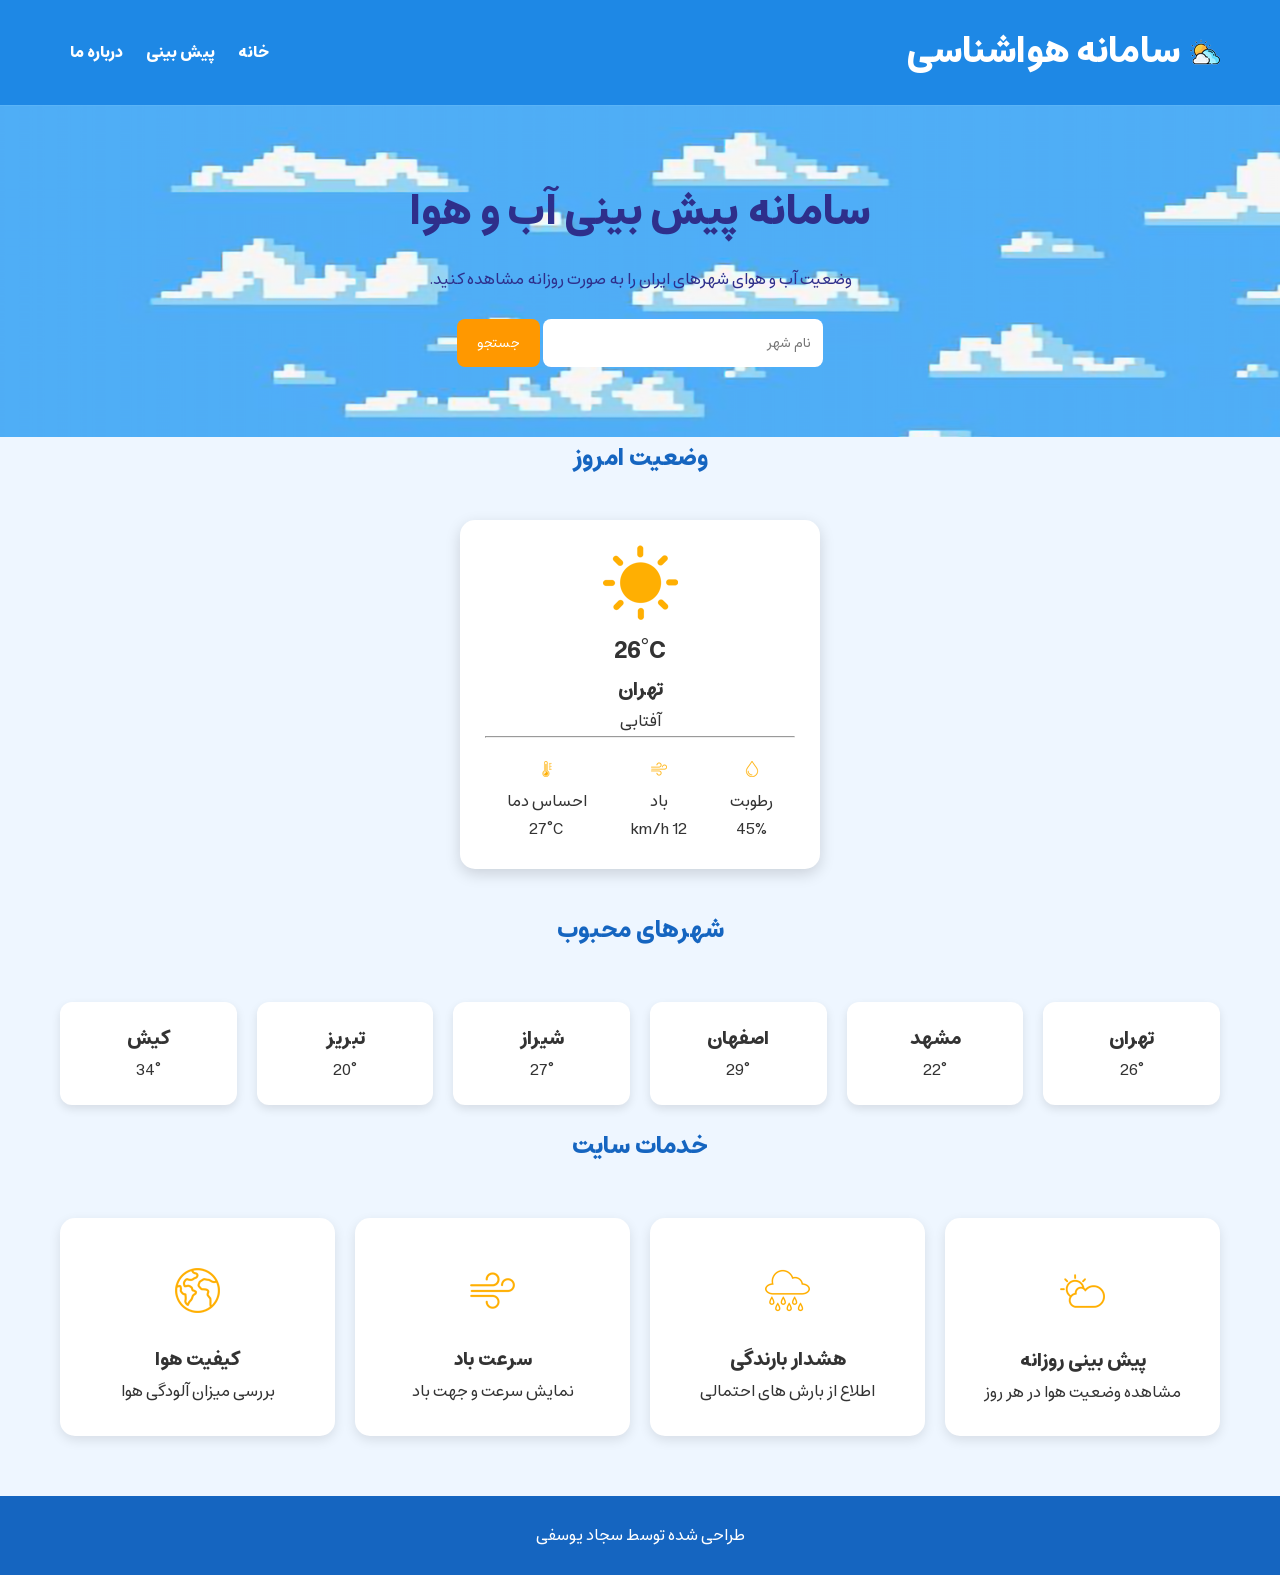
<file: index.html>
<!doctype html>
<html lang="fa" dir="rtl">
  <head>
    <meta charset="UTF-8" />
    <meta name="viewport" content="width=device-width, initial-scale=1.0" />
    <title>سامانه هواشناسی</title>

    <link rel="stylesheet" href="style.css" />
  </head>

  <body>
    <header>
      <div class="logo">
        <img src="weather-icon.png" alt="" />
        <h2>سامانه هواشناسی</h2>
      </div>

      <nav>
        <a href="index.html">خانه</a>
        <a href="forecast.html">پیش بینی</a>
        <a href="about.html">درباره ما</a>
      </nav>
    </header>

    <section class="hero">
      <h1>سامانه پیش بینی آب و هوا</h1>

      <p>وضعیت آب و هوای شهرهای ایران را به صورت روزانه مشاهده کنید.</p>

      <form>
        <input type="text" placeholder="نام شهر" />

        <button>جستجو</button>
      </form>
    </section>

    <section class="today">
      <h2>وضعیت امروز</h2>

      <div class="weather-card">
        <img src="sun.png" class="m-icon" alt="" />
        <h1>26°C</h1>

        <h3>تهران</h3>

        <p>آفتابی</p>

        <hr />

        <div class="details">
          <div>
            <img src="drop-water.png" class="m-icon" alt="" />
            <p>رطوبت</p>
            <span>45%</span>
          </div>

          <div>
            <img src="wind.png" class="m-icon" alt="" />
            <p>باد</p>
            <span>12 km/h</span>
          </div>

          <div>
            <img src="thermometr.png" class="m-icon" alt="" />
            <p>احساس دما</p>
            <span>27°C</span>
          </div>
        </div>
      </div>
    </section>

    <section class="cities">
      <h2>شهرهای محبوب</h2>

      <div class="city-container">
        <div class="city-card">
          <h3>تهران</h3>
          <p>26°</p>
        </div>

        <div class="city-card">
          <h3>مشهد</h3>
          <p>22°</p>
        </div>

        <div class="city-card">
          <h3>اصفهان</h3>
          <p>29°</p>
        </div>

        <div class="city-card">
          <h3>شیراز</h3>
          <p>27°</p>
        </div>

        <div class="city-card">
          <h3>تبریز</h3>
          <p>20°</p>
        </div>

        <div class="city-card">
          <h3>کیش</h3>
          <p>34°</p>
        </div>
      </div>
    </section>

    <section class="services">
      <h2>خدمات سایت</h2>

      <div class="service-container">
        <div class="service">
          <img src="sun-cloudy.png" class="icons" alt="" />
          <h3>پیش بینی روزانه</h3>

          <p>مشاهده وضعیت هوا در هر روز</p>
        </div>

        <div class="service">
          <img src="rainy.png" class="icons" alt="" />
          <h3>هشدار بارندگی</h3>

          <p>اطلاع از بارش های احتمالی</p>
        </div>

        <div class="service">
          <img src="big-wind-icon.png" class="icons" alt="" />
          <h3>سرعت باد</h3>

          <p>نمایش سرعت و جهت باد</p>
        </div>

        <div class="service">
          <img src="earth.png" class="icons" />
          <h3>کیفیت هوا</h3>

          <p>بررسی میزان آلودگی هوا</p>
        </div>
      </div>
    </section>

    <footer>
      <p>طراحی شده توسط سجاد یوسفی</p>
    </footer>
  </body>
</html>
</file>
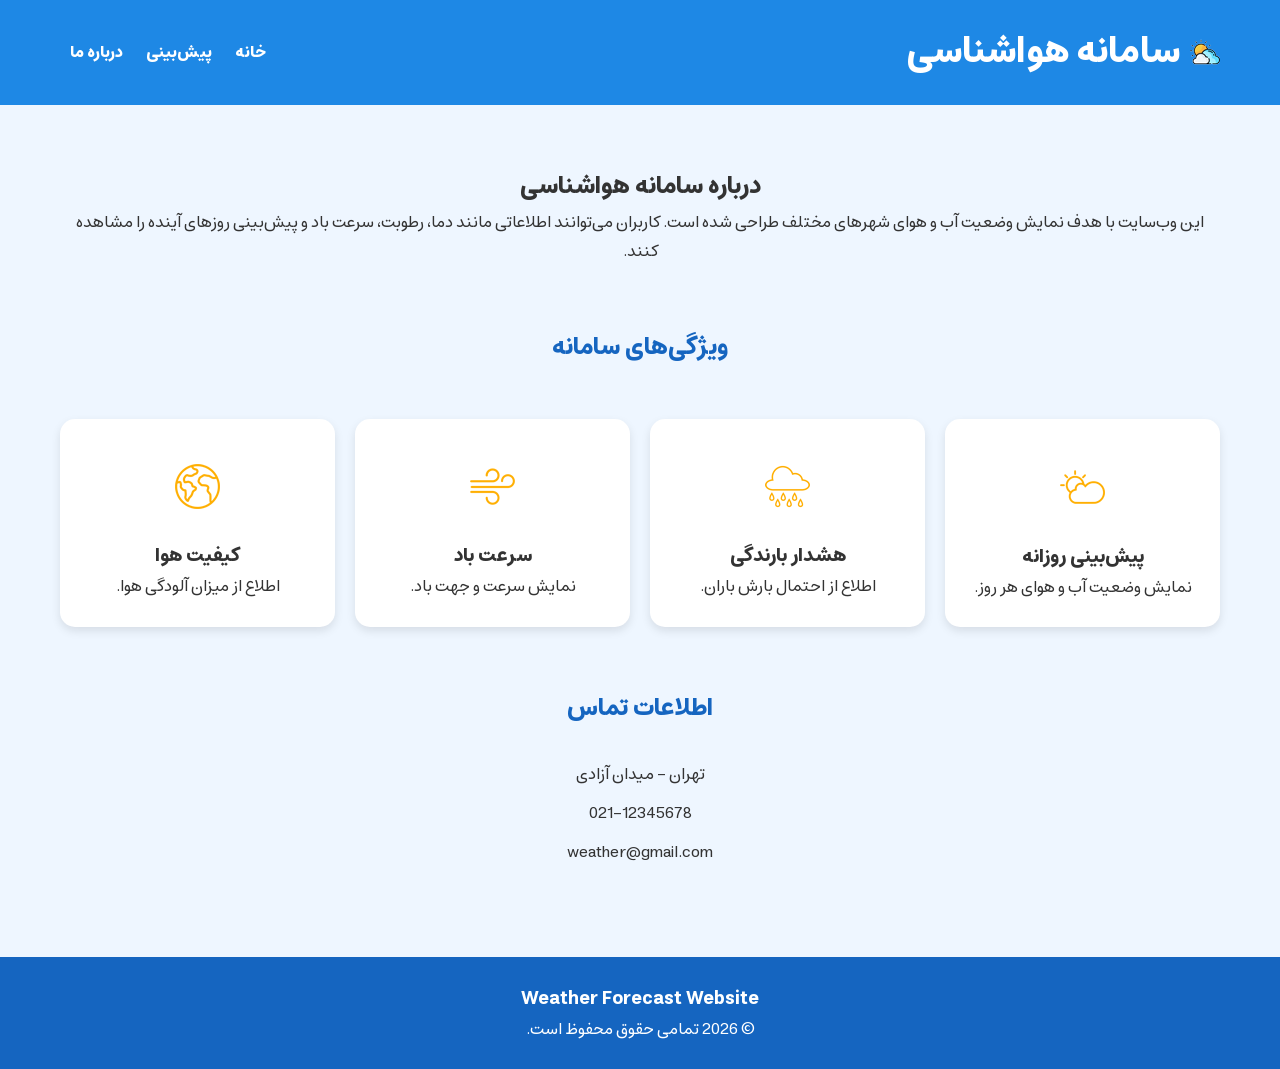
<file: about.html>
<!doctype html>
<html lang="fa" dir="rtl">
  <head>
    <meta charset="UTF-8" />
    <meta name="viewport" content="width=device-width, initial-scale=1.0" />
    <title>درباره ما</title>

    <link rel="stylesheet" href="style.css" />
  </head>

  <body>
    <header>
      <div class="logo">
        <img src="weather-icon.png" alt="" />
        <h2>سامانه هواشناسی</h2>
      </div>

      <nav>
        <a href="index.html">خانه</a>
        <a href="forecast.html">پیش‌بینی</a>
        <a href="about.html">درباره ما</a>
      </nav>
    </header>

    <section class="about">
      <h1>درباره سامانه هواشناسی</h1>

      <p>
        این وب‌سایت با هدف نمایش وضعیت آب و هوای شهرهای مختلف طراحی شده است.
        کاربران می‌توانند اطلاعاتی مانند دما، رطوبت، سرعت باد و پیش‌بینی روزهای
        آینده را مشاهده کنند.
      </p>
    </section>

    <section class="features">
      <h2>ویژگی‌های سامانه</h2>

      <div class="feature-container">
        <div class="feature">
          <img src="sun-cloudy.png" alt="" class="icons" />
          <h3>پیش‌بینی روزانه</h3>
          <p>نمایش وضعیت آب و هوای هر روز.</p>
        </div>

        <div class="feature">
          <img src="rainy.png" alt="" class="icons" />
          <h3>هشدار بارندگی</h3>
          <p>اطلاع از احتمال بارش باران.</p>
        </div>

        <div class="feature">
          <img src="big-wind-icon.png" alt="" class="icons" />
          <h3>سرعت باد</h3>
          <p>نمایش سرعت و جهت باد.</p>
        </div>

        <div class="feature">
          <img src="earth.png" alt="" class="icons" />
          <h3>کیفیت هوا</h3>
          <p>اطلاع از میزان آلودگی هوا.</p>
        </div>
      </div>
    </section>

    <section class="team"></section>

    <section class="contact-info">
      <h2>اطلاعات تماس</h2>

      <p>تهران - میدان آزادی</p>

      <p>021-12345678</p>

      <p>weather@gmail.com</p>
    </section>

    <footer>
      <h3>Weather Forecast Website</h3>

      <p>© 2026 تمامی حقوق محفوظ است.</p>
    </footer>
  </body>
</html>
</file>
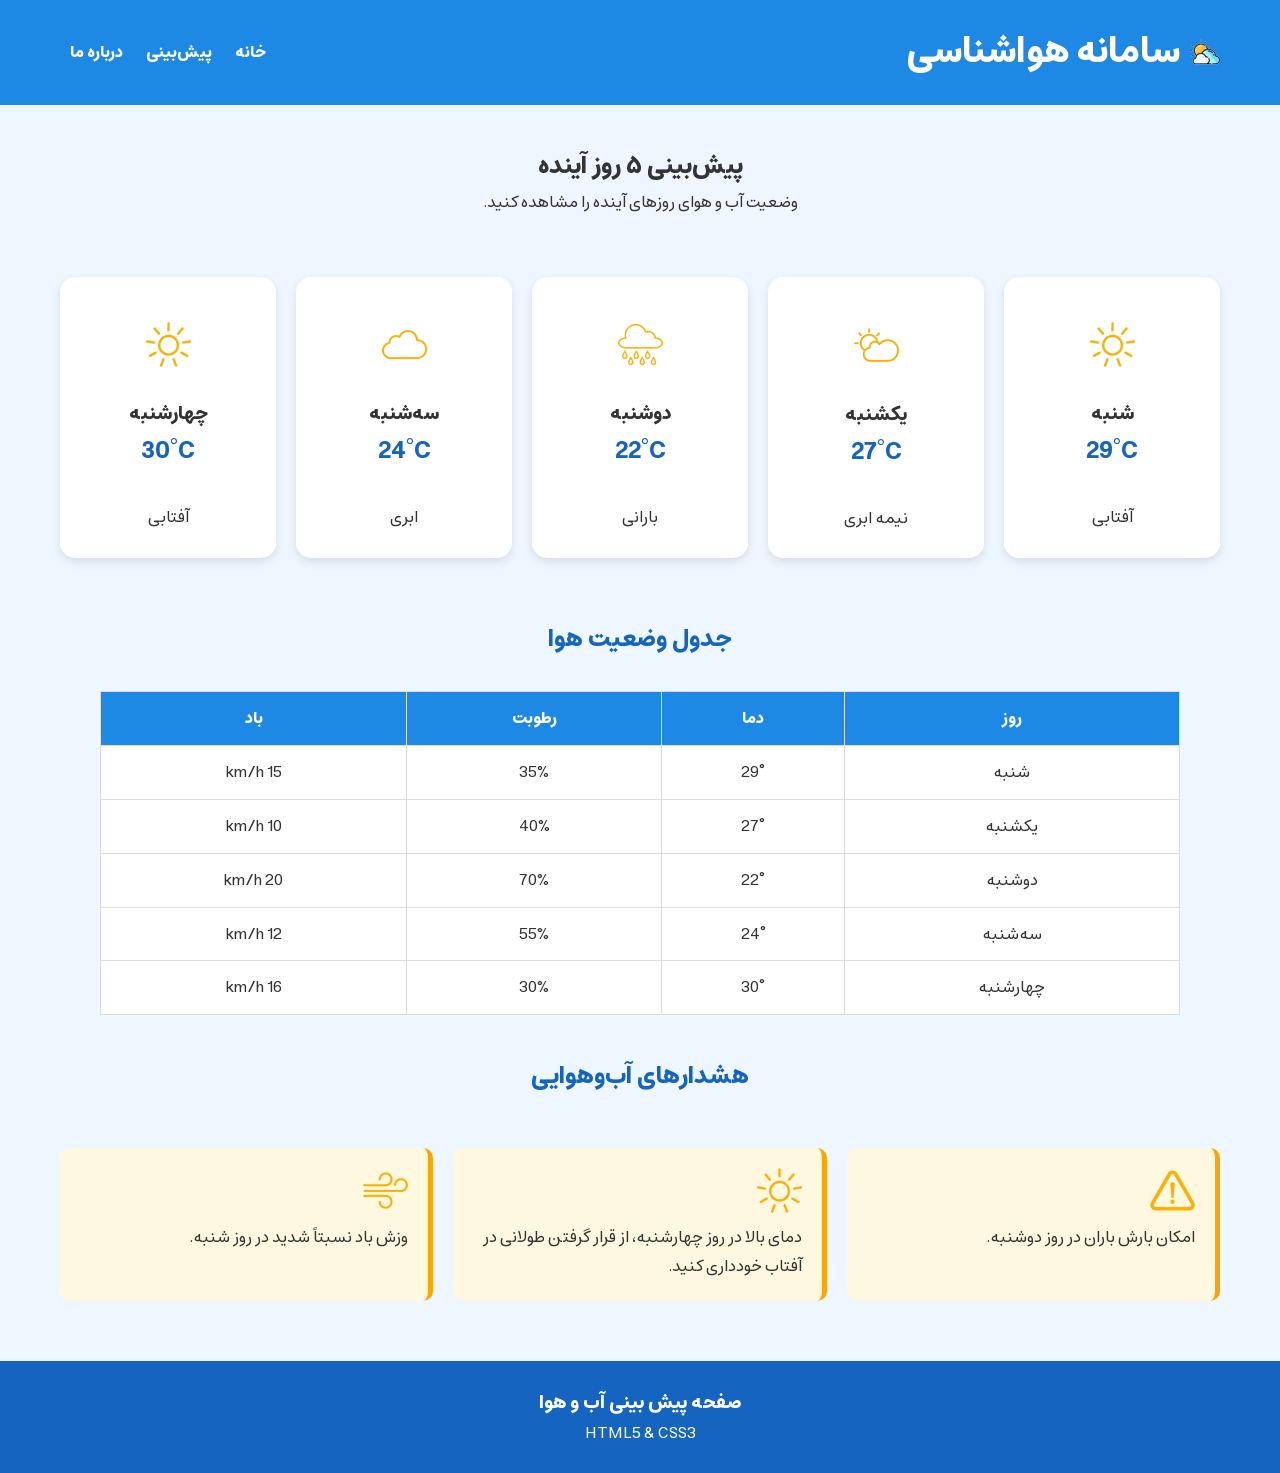
<file: forecast.html>
<!doctype html>
<html lang="fa" dir="rtl">
  <head>
    <meta charset="UTF-8" />
    <meta name="viewport" content="width=device-width, initial-scale=1.0" />
    <title>پیش‌بینی آب و هوا</title>

    <link rel="stylesheet" href="style.css" />
  </head>

  <body>
    <header>
      <div class="logo">
        <img src="weather-icon.png" alt="" />
        <h2>سامانه هواشناسی</h2>
      </div>

      <nav>
        <a href="index.html">خانه</a>
        <a href="forecast.html">پیش‌بینی</a>
        <a href="about.html">درباره ما</a>
      </nav>
    </header>

    <section class="forecast-title">
      <h1>پیش‌بینی ۵ روز آینده</h1>

      <p>وضعیت آب و هوای روزهای آینده را مشاهده کنید.</p>
    </section>

    <section class="forecast-container">
      <div class="forecast-card">
        <img src="sunset.png" alt="" class="icons" />
        <h3>شنبه</h3>
        <h2>29°C</h2>
        <p>آفتابی</p>
      </div>

      <div class="forecast-card">
        <img src="sun-cloudy.png" alt="" class="icons" />
        <h3>یکشنبه</h3>
        <h2>27°C</h2>
        <p>نیمه ابری</p>
      </div>

      <div class="forecast-card">
        <img src="rainy.png" alt="" class="icons" />
        <h3>دوشنبه</h3>
        <h2>22°C</h2>
        <p>بارانی</p>
      </div>

      <div class="forecast-card">
        <img src="cloud.png" alt="" class="icons" />
        <h3>سه‌شنبه</h3>
        <h2>24°C</h2>
        <p>ابری</p>
      </div>

      <div class="forecast-card">
        <img src="sunset.png" alt="" class="icons" />
        <h3>چهارشنبه</h3>
        <h2>30°C</h2>
        <p>آفتابی</p>
      </div>
    </section>

    <section class="table-section">
      <h2>جدول وضعیت هوا</h2>

      <table>
        <tr>
          <th>روز</th>
          <th>دما</th>
          <th>رطوبت</th>
          <th>باد</th>
        </tr>

        <tr>
          <td>شنبه</td>
          <td>29°</td>
          <td>35%</td>
          <td>15 km/h</td>
        </tr>

        <tr>
          <td>یکشنبه</td>
          <td>27°</td>
          <td>40%</td>
          <td>10 km/h</td>
        </tr>

        <tr>
          <td>دوشنبه</td>
          <td>22°</td>
          <td>70%</td>
          <td>20 km/h</td>
        </tr>

        <tr>
          <td>سه‌شنبه</td>
          <td>24°</td>
          <td>55%</td>
          <td>12 km/h</td>
        </tr>

        <tr>
          <td>چهارشنبه</td>
          <td>30°</td>
          <td>30%</td>
          <td>16 km/h</td>
        </tr>
      </table>
    </section>

    <section class="alerts">
      <h2>هشدارهای آب‌وهوایی</h2>

      <div class="alert-box">
        <div class="alert">
          <img src="danger.png" alt="" />
          <p>امکان بارش باران در روز دوشنبه.</p>
        </div>

        <div class="alert">
          <img src="sunset.png" alt="" />
          <p>
            دمای بالا در روز چهارشنبه، از قرار گرفتن طولانی در آفتاب خودداری
            کنید.
          </p>
        </div>

        <div class="alert">
          <img src="big-wind-icon.png" alt="" />
          <p>وزش باد نسبتاً شدید در روز شنبه.</p>
        </div>
      </div>
    </section>

    <footer>
      <h3>صفحه پیش بینی آب و هوا</h3>

      <p>HTML5 & CSS3</p>
    </footer>
  </body>
</html>
</file>
<file: style.css>
@font-face {
  font-family: Estedad;
  src: url("./font/Estedad-v5.0-Fontjo.com/estedad.woff2");
}

* {
  margin: 0;
  padding: 0;
  box-sizing: border-box;
  font-family: "Estedad";
}
body {
  background: #eef6ff;
  color: #333;
  line-height: 1.8;
}
header {
  background: #1e88e5;
  color: #fff;
  display: flex;
  justify-content: space-between;
  align-items: center;
  padding: 20px 60px;
}
.logo {
  display: flex;
  align-items: center;
  gap: 10px;
  font-size: 24px;
}
nav a {
  color: white;
  text-decoration: none;
  margin: 0 10px;
  font-weight: bold;
  transition: 0.3s;
}
nav a:hover {
  color: #ffd54f;
}
.hero {
  text-align: center;
  padding: 70px 20px;
  background-image: url("download-\(2\).png");
  color: #2e2f8b;
}
.hero h1 {
  font-size: 42px;
  margin-bottom: 15px;
}
.hero p {
  margin-bottom: 25px;
}
.hero input {
  width: 280px;
  padding: 12px;
  border: none;
  border-radius: 8px;
}
.hero button {
  padding: 12px 20px;
  border: none;
  background: #ff9800;
  color: white;
  border-radius: 8px;
  cursor: pointer;
}
.hero button:hover {
  background: #f57c00;
}
section h2 {
  text-align: center;
  margin-bottom: 30px;
  color: #1565c0;
}
.icons {
  margin: 20px 0;
  filter: brightness(0) saturate(100%) invert(74%) sepia(91%) saturate(2500%)
    hue-rotate(355deg) brightness(103%) contrast(105%);
}
.m-icon {
  filter: brightness(0) saturate(100%) invert(74%) sepia(91%) saturate(2500%)
    hue-rotate(355deg) brightness(103%) contrast(105%);
}
.weather-card {
  width: 360px;
  margin: 40px auto;
  background: white;
  border-radius: 15px;
  padding: 25px;
  box-shadow: 0 5px 15px rgba(0, 0, 0, 0.15);
  text-align: center;
}
.weather-card .weather-icon {
  font-size: 70px;
  color: orange;
  margin-bottom: 15px;
}
.details {
  display: flex;
  justify-content: space-around;
  margin-top: 20px;
}
.details div {
  text-align: center;
}
.city-container {
  display: grid;
  grid-template-columns: repeat(auto-fit, minmax(170px, 1fr));
  gap: 20px;
  padding: 20px 60px;
}
.city-card {
  background: white;
  padding: 20px;
  text-align: center;
  border-radius: 12px;
  box-shadow: 0 4px 10px rgba(0, 0, 0, 0.1);
  transition: 0.3s;
}
.city-card:hover {
  transform: translateY(-8px);
}
.service-container {
  display: grid;
  grid-template-columns: repeat(auto-fit, minmax(220px, 1fr));
  gap: 20px;
  padding: 20px 60px;
}
.service {
  background: white;
  border-radius: 15px;
  padding: 30px;
  text-align: center;
  box-shadow: 0 4px 12px rgba(0, 0, 0, 0.1);
  transition: 0.3s;
}
.service:hover {
  transform: scale(1.05);
}
.forecast-title {
  text-align: center;
  padding: 40px;
}
.forecast-container {
  display: grid;
  grid-template-columns: repeat(auto-fit, minmax(180px, 1fr));
  gap: 20px;
  padding: 20px 60px;
}
.forecast-card {
  background: white;
  text-align: center;
  padding: 25px;
  border-radius: 15px;
  box-shadow: 0 4px 10px rgba(0, 0, 0, 0.1);
  transition: 0.3s;
}
.forecast-card:hover {
  transform: translateY(-8px);
}
.table-section {
  padding: 40px;
}
table {
  width: 90%;
  margin: auto;
  border-collapse: collapse;
  background: white;
}
th,
td {
  border: 1px solid #ddd;
  padding: 12px;
  text-align: center;
}
th {
  background: #1e88e5;
  color: white;
}
.alert-box {
  display: grid;
  grid-template-columns: repeat(auto-fit, minmax(220px, 1fr));
  gap: 20px;
  padding: 20px 60px;
}
.alert {
  background: #fff8e1;
  border-right: 5px solid orange;
  padding: 20px;
  border-radius: 10px;
}
.alert img {
  filter: brightness(0) saturate(100%) invert(74%) sepia(91%) saturate(2500%)
    hue-rotate(355deg) brightness(103%) contrast(105%);
}
.about {
  text-align: center;
  padding: 60px;
}
.feature-container {
  display: grid;
  grid-template-columns: repeat(auto-fit, minmax(220px, 1fr));
  gap: 20px;
  padding: 20px 60px;
}
.feature {
  background: white;
  text-align: center;
  padding: 25px;
  border-radius: 15px;
  box-shadow: 0 4px 10px rgba(0, 0, 0, 0.1);
}
.team-container {
  display: flex;
  justify-content: center;
  gap: 30px;
  flex-wrap: wrap;
  padding: 30px;
}
.member {
  background: white;
  width: 220px;
  text-align: center;
  border-radius: 15px;
  padding: 20px;
  box-shadow: 0 4px 10px rgba(0, 0, 0, 0.1);
}
.member img {
  width: 120px;
  height: 120px;
  border-radius: 50%;
  margin-bottom: 15px;
}
.contact-info {
  text-align: center;
  padding: 40px;
}
.contact-info p {
  margin: 10px;
}
footer {
  background: #1565c0;
  color: white;
  text-align: center;
  padding: 25px;
  margin-top: 40px;
}
@media (max-width: 768px) {
  header {
    flex-direction: column;
    gap: 15px;
  }
  nav {
    display: flex;
    flex-wrap: wrap;
    justify-content: center;
  }
  .hero h1 {
    font-size: 30px;
  }
  .hero input {
    width: 100%;
    margin-bottom: 10px;
  }
  .hero button {
    width: 100%;
  }
  .weather-card {
    width: 90%;
  }
  .details {
    flex-direction: column;
    gap: 15px;
  }
}
</file>
